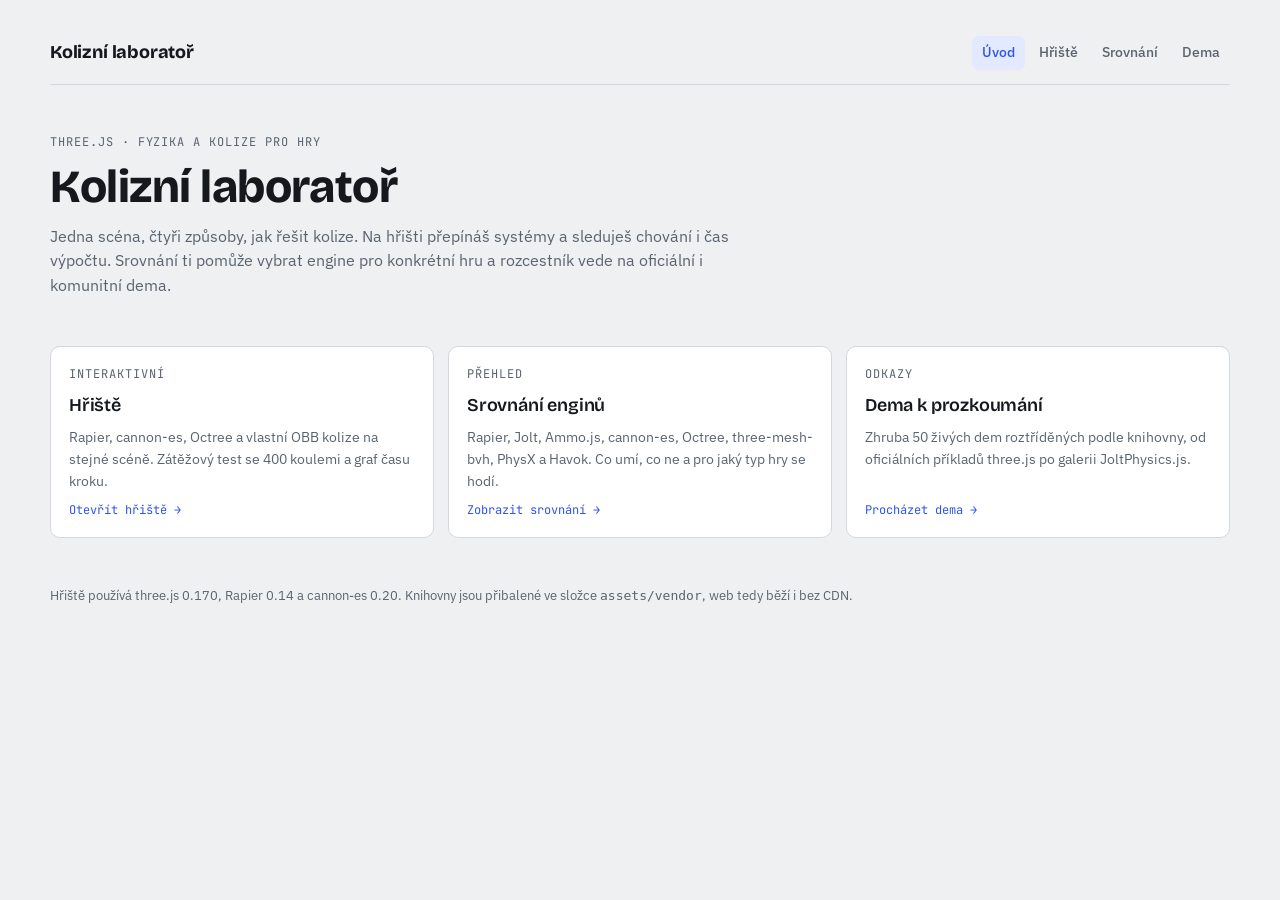
<file: index.html>
<!doctype html>
<html lang="cs">
<head>
<meta charset="utf-8">
<meta name="viewport" content="width=device-width, initial-scale=1">
<title>Kolizní laboratoř three.js</title>
<meta name="description" content="Porovnání kolizních systémů a fyzikálních enginů pro three.js">
<link rel="preconnect" href="https://fonts.googleapis.com">
<link rel="preconnect" href="https://fonts.gstatic.com" crossorigin>
<link rel="stylesheet" href="https://fonts.googleapis.com/css2?family=Bricolage+Grotesque:opsz,wght@12..96,600;12..96,750&family=IBM+Plex+Sans:wght@400;500;600&family=JetBrains+Mono:wght@400;500&display=swap">
<link rel="stylesheet" href="assets/css/style.css">
</head>
<body>
<div class="wrap">
<div class="topbar"><a class="brand" href="./">Kolizní laboratoř</a><nav class="nav" aria-label="Hlavní navigace"><a href="./" aria-current="page">Úvod</a><a href="hriste/">Hřiště</a><a href="srovnani/">Srovnání</a><a href="dema/">Dema</a></nav></div>
<header>
  <span class="eyebrow">three.js · fyzika a kolize pro hry</span>
  <h1>Kolizní laboratoř</h1>
  <p class="lede">Jedna scéna, čtyři způsoby, jak řešit kolize. Na hřišti přepínáš systémy a sleduješ chování i čas výpočtu. Srovnání ti pomůže vybrat engine pro konkrétní hru a rozcestník vede na oficiální i komunitní dema.</p>
</header>
<section class="tiles" aria-label="Části webu">
  <a class="tile" href="hriste/"><span class="eyebrow">Interaktivní</span><h3>Hřiště</h3><p>Rapier, cannon-es, Octree a vlastní OBB kolize na stejné scéně. Zátěžový test se 400 koulemi a graf času kroku.</p><span class="go">Otevřít hřiště →</span></a>
  <a class="tile" href="srovnani/"><span class="eyebrow">Přehled</span><h3>Srovnání enginů</h3><p>Rapier, Jolt, Ammo.js, cannon-es, Octree, three-mesh-bvh, PhysX a Havok. Co umí, co ne a pro jaký typ hry se hodí.</p><span class="go">Zobrazit srovnání →</span></a>
  <a class="tile" href="dema/"><span class="eyebrow">Odkazy</span><h3>Dema k prozkoumání</h3><p>Zhruba 50 živých dem roztříděných podle knihovny, od oficiálních příkladů three.js po galerii JoltPhysics.js.</p><span class="go">Procházet dema →</span></a>
</section>
<footer>Hřiště používá three.js 0.170, Rapier 0.14 a cannon-es 0.20. Knihovny jsou přibalené ve složce <code>assets/vendor</code>, web tedy běží i bez CDN.</footer>
</div>
</body>
</html>
</file>
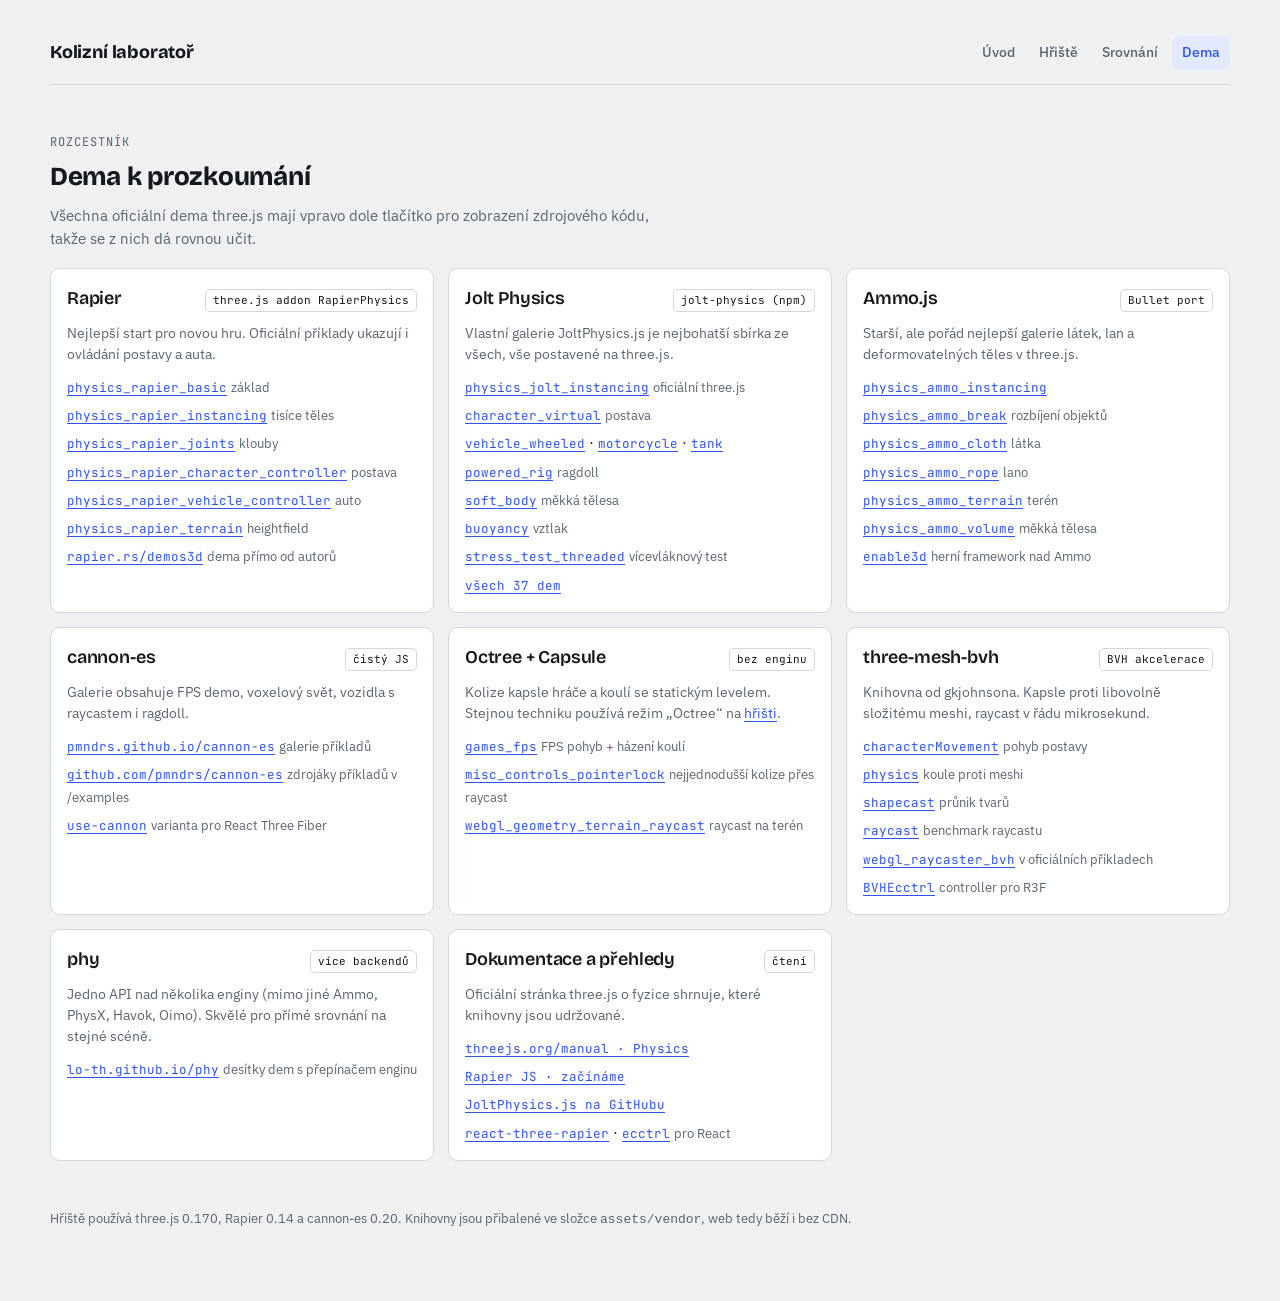
<file: dema/index.html>
<!doctype html>
<html lang="cs">
<head>
<meta charset="utf-8">
<meta name="viewport" content="width=device-width, initial-scale=1">
<title>Dema · Kolizní laboratoř</title>
<meta name="description" content="Rozcestník na dema fyzikálních enginů pro three.js">
<link rel="preconnect" href="https://fonts.googleapis.com">
<link rel="preconnect" href="https://fonts.gstatic.com" crossorigin>
<link rel="stylesheet" href="https://fonts.googleapis.com/css2?family=Bricolage+Grotesque:opsz,wght@12..96,600;12..96,750&family=IBM+Plex+Sans:wght@400;500;600&family=JetBrains+Mono:wght@400;500&display=swap">
<link rel="stylesheet" href="../assets/css/style.css">
</head>
<body>
<div class="wrap">
<div class="topbar"><a class="brand" href="../">Kolizní laboratoř</a><nav class="nav" aria-label="Hlavní navigace"><a href=".././">Úvod</a><a href="../hriste/">Hřiště</a><a href="../srovnani/">Srovnání</a><a href="../dema/" aria-current="page">Dema</a></nav></div>
<section aria-labelledby="h-dir">
  <div class="sec-head">
    <span class="eyebrow">Rozcestník</span>
    <h2 id="h-dir">Dema k prozkoumání</h2>
    <p>Všechna oficiální dema three.js mají vpravo dole tlačítko pro zobrazení zdrojového kódu, takže se z nich dá rovnou učit.</p>
  </div>
  <div class="dir">
    <article class="card">
      <div class="card-top"><h3>Rapier</h3><span class="tag">three.js addon RapierPhysics</span></div>
      <p>Nejlepší start pro novou hru. Oficiální příklady ukazují i ovládání postavy a auta.</p>
      <ul>
        <li><a href="https://threejs.org/examples/physics_rapier_basic.html">physics_rapier_basic</a> <span>základ</span></li>
        <li><a href="https://threejs.org/examples/physics_rapier_instancing.html">physics_rapier_instancing</a> <span>tisíce těles</span></li>
        <li><a href="https://threejs.org/examples/physics_rapier_joints.html">physics_rapier_joints</a> <span>klouby</span></li>
        <li><a href="https://threejs.org/examples/physics_rapier_character_controller.html">physics_rapier_character_controller</a> <span>postava</span></li>
        <li><a href="https://threejs.org/examples/physics_rapier_vehicle_controller.html">physics_rapier_vehicle_controller</a> <span>auto</span></li>
        <li><a href="https://threejs.org/examples/physics_rapier_terrain.html">physics_rapier_terrain</a> <span>heightfield</span></li>
        <li><a href="https://rapier.rs/demos3d/index.html">rapier.rs/demos3d</a> <span>dema přímo od autorů</span></li>
      </ul>
    </article>
    <article class="card">
      <div class="card-top"><h3>Jolt Physics</h3><span class="tag">jolt-physics (npm)</span></div>
      <p>Vlastní galerie JoltPhysics.js je nejbohatší sbírka ze všech, vše postavené na three.js.</p>
      <ul>
        <li><a href="https://threejs.org/examples/physics_jolt_instancing.html">physics_jolt_instancing</a> <span>oficiální three.js</span></li>
        <li><a href="https://jrouwe.github.io/JoltPhysics.js/character_virtual.html">character_virtual</a> <span>postava</span></li>
        <li><a href="https://jrouwe.github.io/JoltPhysics.js/vehicle_wheeled.html">vehicle_wheeled</a> · <a href="https://jrouwe.github.io/JoltPhysics.js/vehicle_motorcycle.html">motorcycle</a> · <a href="https://jrouwe.github.io/JoltPhysics.js/vehicle_tank.html">tank</a></li>
        <li><a href="https://jrouwe.github.io/JoltPhysics.js/rig/powered_rig.html">powered_rig</a> <span>ragdoll</span></li>
        <li><a href="https://jrouwe.github.io/JoltPhysics.js/soft/soft_body.html">soft_body</a> <span>měkká tělesa</span></li>
        <li><a href="https://jrouwe.github.io/JoltPhysics.js/buoyancy.html">buoyancy</a> <span>vztlak</span></li>
        <li><a href="https://jrouwe.github.io/JoltPhysics.js/stress_test_threaded.html">stress_test_threaded</a> <span>vícevláknový test</span></li>
        <li><a href="https://jrouwe.github.io/JoltPhysics.js/">všech 37 dem</a></li>
      </ul>
    </article>
    <article class="card">
      <div class="card-top"><h3>Ammo.js</h3><span class="tag">Bullet port</span></div>
      <p>Starší, ale pořád nejlepší galerie látek, lan a deformovatelných těles v three.js.</p>
      <ul>
        <li><a href="https://threejs.org/examples/physics_ammo_instancing.html">physics_ammo_instancing</a></li>
        <li><a href="https://threejs.org/examples/physics_ammo_break.html">physics_ammo_break</a> <span>rozbíjení objektů</span></li>
        <li><a href="https://threejs.org/examples/physics_ammo_cloth.html">physics_ammo_cloth</a> <span>látka</span></li>
        <li><a href="https://threejs.org/examples/physics_ammo_rope.html">physics_ammo_rope</a> <span>lano</span></li>
        <li><a href="https://threejs.org/examples/physics_ammo_terrain.html">physics_ammo_terrain</a> <span>terén</span></li>
        <li><a href="https://threejs.org/examples/physics_ammo_volume.html">physics_ammo_volume</a> <span>měkká tělesa</span></li>
        <li><a href="https://enable3d.io/">enable3d</a> <span>herní framework nad Ammo</span></li>
      </ul>
    </article>
    <article class="card">
      <div class="card-top"><h3>cannon-es</h3><span class="tag">čistý JS</span></div>
      <p>Galerie obsahuje FPS demo, voxelový svět, vozidla s raycastem i ragdoll.</p>
      <ul>
        <li><a href="https://pmndrs.github.io/cannon-es/">pmndrs.github.io/cannon-es</a> <span>galerie příkladů</span></li>
        <li><a href="https://github.com/pmndrs/cannon-es">github.com/pmndrs/cannon-es</a> <span>zdrojáky příkladů v /examples</span></li>
        <li><a href="https://github.com/pmndrs/use-cannon">use-cannon</a> <span>varianta pro React Three Fiber</span></li>
      </ul>
    </article>
    <article class="card">
      <div class="card-top"><h3>Octree + Capsule</h3><span class="tag">bez enginu</span></div>
      <p>Kolize kapsle hráče a koulí se statickým levelem. Stejnou techniku používá režim „Octree“ na <a href="../hriste/">hřišti</a>.</p>
      <ul>
        <li><a href="https://threejs.org/examples/games_fps.html">games_fps</a> <span>FPS pohyb + házení koulí</span></li>
        <li><a href="https://threejs.org/examples/misc_controls_pointerlock.html">misc_controls_pointerlock</a> <span>nejjednodušší kolize přes raycast</span></li>
        <li><a href="https://threejs.org/examples/webgl_geometry_terrain_raycast.html">webgl_geometry_terrain_raycast</a> <span>raycast na terén</span></li>
      </ul>
    </article>
    <article class="card">
      <div class="card-top"><h3>three-mesh-bvh</h3><span class="tag">BVH akcelerace</span></div>
      <p>Knihovna od gkjohnsona. Kapsle proti libovolně složitému meshi, raycast v řádu mikrosekund.</p>
      <ul>
        <li><a href="https://gkjohnson.github.io/three-mesh-bvh/example/bundle/characterMovement.html">characterMovement</a> <span>pohyb postavy</span></li>
        <li><a href="https://gkjohnson.github.io/three-mesh-bvh/example/bundle/physics.html">physics</a> <span>koule proti meshi</span></li>
        <li><a href="https://gkjohnson.github.io/three-mesh-bvh/example/bundle/shapecast.html">shapecast</a> <span>průnik tvarů</span></li>
        <li><a href="https://gkjohnson.github.io/three-mesh-bvh/example/bundle/raycast.html">raycast</a> <span>benchmark raycastu</span></li>
        <li><a href="https://threejs.org/examples/webgl_raycaster_bvh.html">webgl_raycaster_bvh</a> <span>v oficiálních příkladech</span></li>
        <li><a href="https://github.com/pmndrs/BVHEcctrl">BVHEcctrl</a> <span>controller pro R3F</span></li>
      </ul>
    </article>
    <article class="card">
      <div class="card-top"><h3>phy</h3><span class="tag">více backendů</span></div>
      <p>Jedno API nad několika enginy (mimo jiné Ammo, PhysX, Havok, Oimo). Skvělé pro přímé srovnání na stejné scéně.</p>
      <ul>
        <li><a href="https://lo-th.github.io/phy/">lo-th.github.io/phy</a> <span>desítky dem s přepínačem enginu</span></li>
      </ul>
    </article>
    <article class="card">
      <div class="card-top"><h3>Dokumentace a přehledy</h3><span class="tag">čtení</span></div>
      <p>Oficiální stránka three.js o fyzice shrnuje, které knihovny jsou udržované.</p>
      <ul>
        <li><a href="https://threejs.org/manual/en/physics.html">threejs.org/manual · Physics</a></li>
        <li><a href="https://rapier.rs/docs/user_guides/javascript/getting_started_js">Rapier JS · začínáme</a></li>
        <li><a href="https://github.com/jrouwe/JoltPhysics.js">JoltPhysics.js na GitHubu</a></li>
        <li><a href="https://github.com/pmndrs/react-three-rapier">react-three-rapier</a> · <a href="https://github.com/pmndrs/ecctrl">ecctrl</a> <span>pro React</span></li>
      </ul>
    </article>
  </div>
</section>
<footer>Hřiště používá three.js 0.170, Rapier 0.14 a cannon-es 0.20. Knihovny jsou přibalené ve složce <code>assets/vendor</code>, web tedy běží i bez CDN.</footer>
</div>
</body>
</html>
</file>
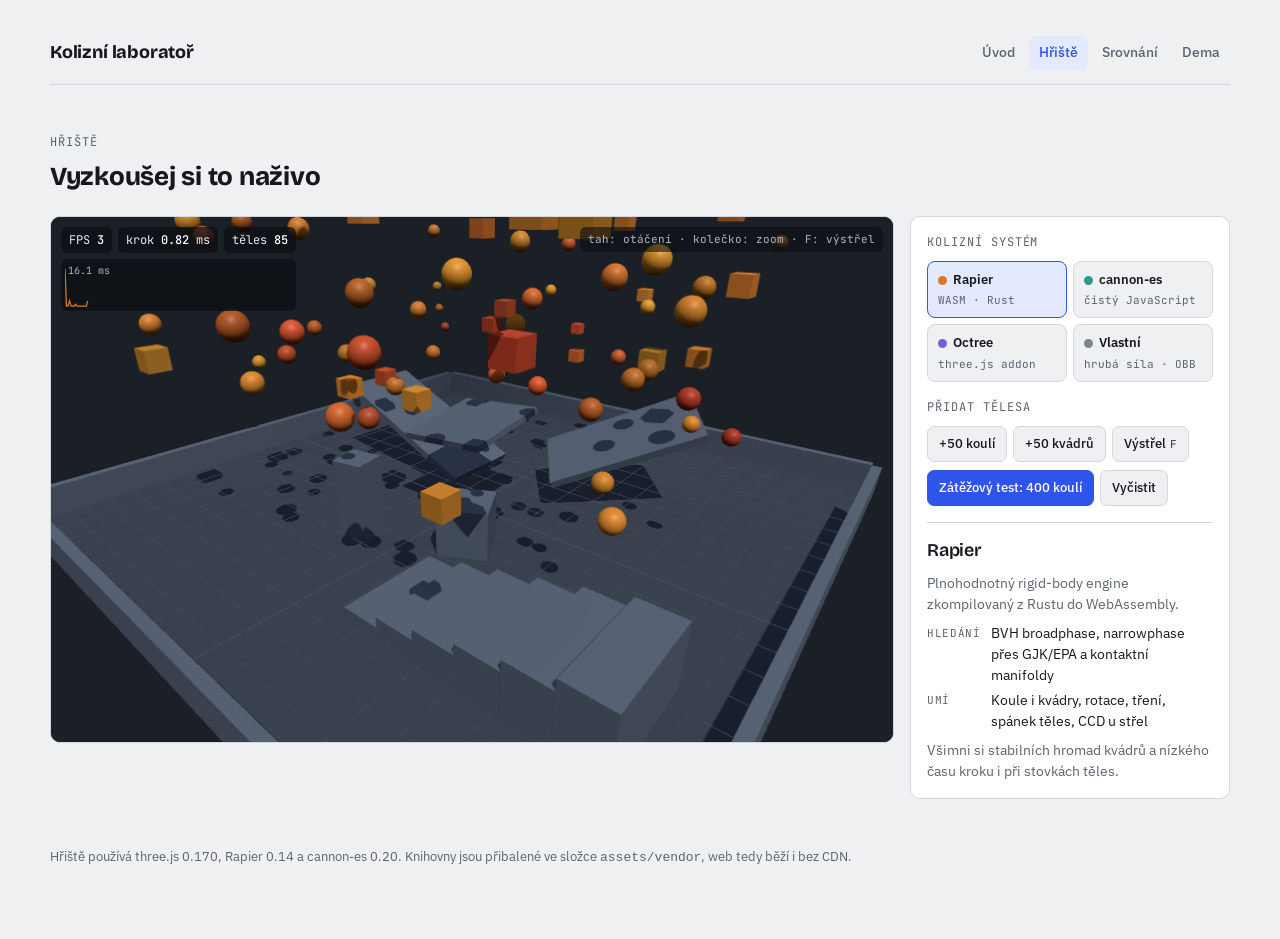
<file: hriste/index.html>
<!doctype html>
<html lang="cs">
<head>
<meta charset="utf-8">
<meta name="viewport" content="width=device-width, initial-scale=1">
<title>Hřiště · Kolizní laboratoř</title>
<meta name="description" content="Interaktivní porovnání kolizních systémů">
<link rel="preconnect" href="https://fonts.googleapis.com">
<link rel="preconnect" href="https://fonts.gstatic.com" crossorigin>
<link rel="stylesheet" href="https://fonts.googleapis.com/css2?family=Bricolage+Grotesque:opsz,wght@12..96,600;12..96,750&family=IBM+Plex+Sans:wght@400;500;600&family=JetBrains+Mono:wght@400;500&display=swap">
<link rel="stylesheet" href="../assets/css/style.css">
</head>
<body>
<div class="wrap">
<div class="topbar"><a class="brand" href="../">Kolizní laboratoř</a><nav class="nav" aria-label="Hlavní navigace"><a href=".././">Úvod</a><a href="../hriste/" aria-current="page">Hřiště</a><a href="../srovnani/">Srovnání</a><a href="../dema/">Dema</a></nav></div>
<section aria-labelledby="h-lab">
  <div class="sec-head">
    <span class="eyebrow">Hřiště</span>
    <h2 id="h-lab">Vyzkoušej si to naživo</h2>
  </div>
  <div class="lab">
    <div class="viewport" id="viewport">
      <canvas id="c" aria-label="3D scéna s fyzikální simulací"></canvas>
      <div class="hud">
        <div class="hud-row">
          <span class="pill">FPS <b id="fps">–</b></span>
          <span class="pill">krok <b id="stepms">–</b> ms</span>
          <span class="pill">těles <b id="count">0</b></span>
        </div>
        <div class="spark"><canvas id="spark" width="360" height="88" aria-label="Graf času fyzikálního kroku"></canvas></div>
      </div>
      <div class="hint">tah: otáčení · kolečko: zoom · F: výstřel</div>
      <div class="status" id="status" hidden></div>
    </div>

    <div class="panel">
      <div class="group">
        <span class="eyebrow">Kolizní systém</span>
        <div class="engines" id="engines"></div>
      </div>
      <div class="group">
        <span class="eyebrow">Přidat tělesa</span>
        <div class="btns">
          <button class="btn" id="b-spheres">+50 koulí</button>
          <button class="btn" id="b-boxes">+50 kvádrů</button>
          <button class="btn" id="b-shoot">Výstřel<kbd>F</kbd></button>
        </div>
        <div class="btns">
          <button class="btn primary" id="b-bench">Zátěžový test: 400 koulí</button>
          <button class="btn" id="b-clear">Vyčistit</button>
        </div>
      </div>
      <div class="info" id="info"></div>
    </div>
  </div>
</section>
<footer>Hřiště používá three.js 0.170, Rapier 0.14 a cannon-es 0.20. Knihovny jsou přibalené ve složce <code>assets/vendor</code>, web tedy běží i bez CDN.</footer>
</div>
<script type="importmap">
{"imports":{
  "three":"../assets/vendor/three/three.module.js",
  "three/addons/":"../assets/vendor/three/addons/"
}}
</script>
<script type="module" src="../assets/js/hriste.js"></script>
</body>
</html>
</file>
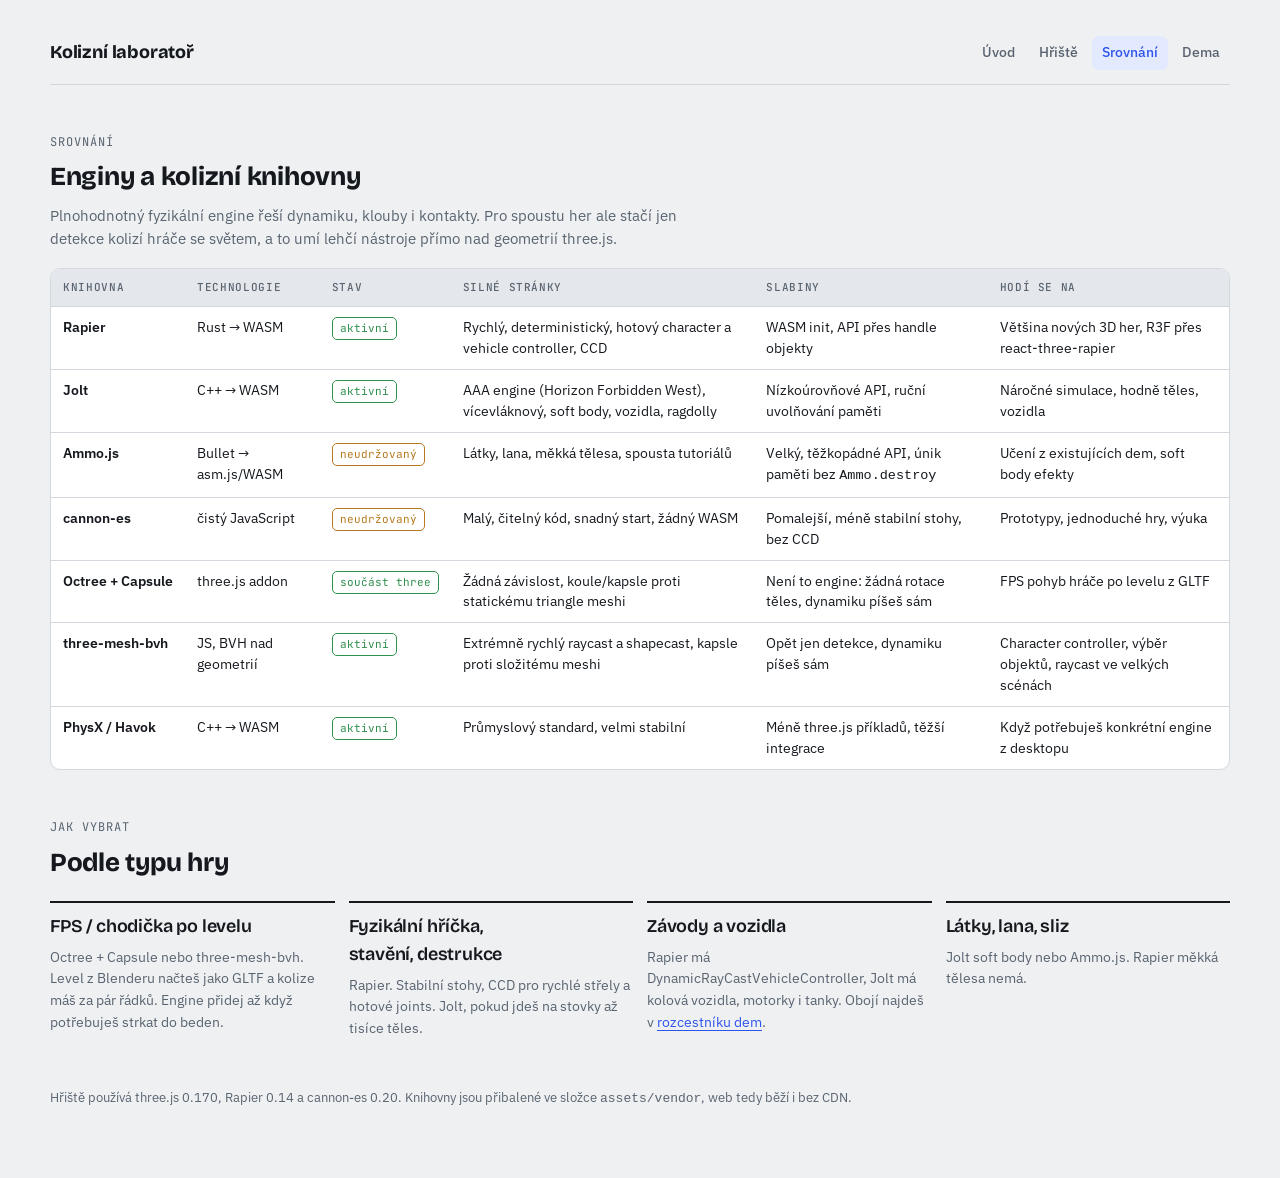
<file: srovnani/index.html>
<!doctype html>
<html lang="cs">
<head>
<meta charset="utf-8">
<meta name="viewport" content="width=device-width, initial-scale=1">
<title>Srovnání enginů · Kolizní laboratoř</title>
<meta name="description" content="Srovnání fyzikálních enginů pro three.js">
<link rel="preconnect" href="https://fonts.googleapis.com">
<link rel="preconnect" href="https://fonts.gstatic.com" crossorigin>
<link rel="stylesheet" href="https://fonts.googleapis.com/css2?family=Bricolage+Grotesque:opsz,wght@12..96,600;12..96,750&family=IBM+Plex+Sans:wght@400;500;600&family=JetBrains+Mono:wght@400;500&display=swap">
<link rel="stylesheet" href="../assets/css/style.css">
</head>
<body>
<div class="wrap">
<div class="topbar"><a class="brand" href="../">Kolizní laboratoř</a><nav class="nav" aria-label="Hlavní navigace"><a href=".././">Úvod</a><a href="../hriste/">Hřiště</a><a href="../srovnani/" aria-current="page">Srovnání</a><a href="../dema/">Dema</a></nav></div>
<section aria-labelledby="h-cmp">
  <div class="sec-head">
    <span class="eyebrow">Srovnání</span>
    <h2 id="h-cmp">Enginy a kolizní knihovny</h2>
    <p>Plnohodnotný fyzikální engine řeší dynamiku, klouby i kontakty. Pro spoustu her ale stačí jen detekce kolizí hráče se světem, a to umí lehčí nástroje přímo nad geometrií three.js.</p>
  </div>
  <div class="tbl-wrap">
  <table>
    <thead><tr><th>Knihovna</th><th>Technologie</th><th>Stav</th><th>Silné stránky</th><th>Slabiny</th><th>Hodí se na</th></tr></thead>
    <tbody>
      <tr><td>Rapier</td><td>Rust → WASM</td><td><span class="tag ok">aktivní</span></td><td>Rychlý, deterministický, hotový character a vehicle controller, CCD</td><td>WASM init, API přes handle objekty</td><td>Většina nových 3D her, R3F přes react-three-rapier</td></tr>
      <tr><td>Jolt</td><td>C++ → WASM</td><td><span class="tag ok">aktivní</span></td><td>AAA engine (Horizon Forbidden West), vícevláknový, soft body, vozidla, ragdolly</td><td>Nízkoúrovňové API, ruční uvolňování paměti</td><td>Náročné simulace, hodně těles, vozidla</td></tr>
      <tr><td>Ammo.js</td><td>Bullet → asm.js/WASM</td><td><span class="tag old">neudržovaný</span></td><td>Látky, lana, měkká tělesa, spousta tutoriálů</td><td>Velký, těžkopádné API, únik paměti bez <code>Ammo.destroy</code></td><td>Učení z existujících dem, soft body efekty</td></tr>
      <tr><td>cannon-es</td><td>čistý JavaScript</td><td><span class="tag old">neudržovaný</span></td><td>Malý, čitelný kód, snadný start, žádný WASM</td><td>Pomalejší, méně stabilní stohy, bez CCD</td><td>Prototypy, jednoduché hry, výuka</td></tr>
      <tr><td>Octree + Capsule</td><td>three.js addon</td><td><span class="tag ok">součást three</span></td><td>Žádná závislost, koule/kapsle proti statickému triangle meshi</td><td>Není to engine: žádná rotace těles, dynamiku píšeš sám</td><td>FPS pohyb hráče po levelu z GLTF</td></tr>
      <tr><td>three-mesh-bvh</td><td>JS, BVH nad geometrií</td><td><span class="tag ok">aktivní</span></td><td>Extrémně rychlý raycast a shapecast, kapsle proti složitému meshi</td><td>Opět jen detekce, dynamiku píšeš sám</td><td>Character controller, výběr objektů, raycast ve velkých scénách</td></tr>
      <tr><td>PhysX / Havok</td><td>C++ → WASM</td><td><span class="tag ok">aktivní</span></td><td>Průmyslový standard, velmi stabilní</td><td>Méně three.js příkladů, těžší integrace</td><td>Když potřebuješ konkrétní engine z desktopu</td></tr>
    </tbody>
  </table>
  </div>
</section>
<section aria-labelledby="h-guide">
  <div class="sec-head">
    <span class="eyebrow">Jak vybrat</span>
    <h2 id="h-guide">Podle typu hry</h2>
  </div>
  <div class="guide">
    <div><h3>FPS / chodička po levelu</h3><p>Octree + Capsule nebo three-mesh-bvh. Level z Blenderu načteš jako GLTF a kolize máš za pár řádků. Engine přidej až když potřebuješ strkat do beden.</p></div>
    <div><h3>Fyzikální hříčka, stavění, destrukce</h3><p>Rapier. Stabilní stohy, CCD pro rychlé střely a hotové joints. Jolt, pokud jdeš na stovky až tisíce těles.</p></div>
    <div><h3>Závody a vozidla</h3><p>Rapier má DynamicRayCastVehicleController, Jolt má kolová vozidla, motorky i tanky. Obojí najdeš v <a href="../dema/">rozcestníku dem</a>.</p></div>
    <div><h3>Látky, lana, sliz</h3><p>Jolt soft body nebo Ammo.js. Rapier měkká tělesa nemá.</p></div>
  </div>
</section>
<footer>Hřiště používá three.js 0.170, Rapier 0.14 a cannon-es 0.20. Knihovny jsou přibalené ve složce <code>assets/vendor</code>, web tedy běží i bez CDN.</footer>
</div>
</body>
</html>
</file>
<file: assets/css/style.css>
:root{
  --bg:#EEF0F2; --surface:#FFFFFF; --sunk:#E4E7EB; --ink:#15191E; --muted:#5A6470; --line:#D3D8DF;
  --accent:#2F54EB; --accent-ink:#FFFFFF; --accent-soft:#E3E9FF;
  --c-rapier:#D9772B; --c-cannon:#2E9A8A; --c-octree:#7A5FD0; --c-custom:#7C8591;
  --good:#2F8F4E; --warn:#B7791F;
  --display:"Bricolage Grotesque", "Segoe UI", system-ui, sans-serif;
  --body:"IBM Plex Sans", "Segoe UI", system-ui, sans-serif;
  --mono:"JetBrains Mono", ui-monospace, "SFMono-Regular", Consolas, monospace;
}
@media (prefers-color-scheme: dark){
  :root:not([data-theme="light"]){
    color-scheme:dark;
    --bg:#0F1216; --surface:#171B21; --sunk:#1E232A; --ink:#E6E9ED; --muted:#98A2AE; --line:#2A313A;
    --accent:#7B93FF; --accent-ink:#0B0E14; --accent-soft:#1D2440;
    --good:#5CC27E; --warn:#E0A84A;
  }
}
:root[data-theme="dark"]{
  color-scheme:dark;
  --bg:#0F1216; --surface:#171B21; --sunk:#1E232A; --ink:#E6E9ED; --muted:#98A2AE; --line:#2A313A;
  --accent:#7B93FF; --accent-ink:#0B0E14; --accent-soft:#1D2440;
  --good:#5CC27E; --warn:#E0A84A;
}
*{box-sizing:border-box}
body{background:var(--bg);color:var(--ink);font-family:var(--body);font-size:15px;line-height:1.55;padding-inline:clamp(16px,4vw,40px);padding-block:28px 64px}
.wrap{max-width:1180px;margin:0 auto;display:flex;flex-direction:column;gap:48px}
h1,h2,h3{font-family:var(--display);text-wrap:balance;margin:0;letter-spacing:-0.01em}
h1{font-size:clamp(30px,5vw,46px);font-weight:750;line-height:1.05}
h2{font-size:26px;font-weight:750}
h3{font-size:18px;font-weight:600}
p{margin:0}
a{color:var(--accent);text-underline-offset:3px}
a:focus-visible,button:focus-visible{outline:2px solid var(--accent);outline-offset:2px}
.eyebrow{font-family:var(--mono);font-size:12px;letter-spacing:.08em;text-transform:uppercase;color:var(--muted)}
.lede{max-width:68ch;color:var(--muted);font-size:16px}
header{display:flex;flex-direction:column;gap:12px}
.sec-head{display:flex;flex-direction:column;gap:6px;margin-bottom:18px}
.sec-head p{max-width:70ch;color:var(--muted)}

/* Playground */
.lab{display:grid;grid-template-columns:minmax(0,1fr) 320px;gap:16px;align-items:start}
@media (max-width:900px){.lab{grid-template-columns:1fr}}
.viewport{position:relative;border-radius:10px;overflow:hidden;background:#1B2027;aspect-ratio:16/10;max-width:100%;border:1px solid var(--line)}
.viewport canvas{display:block;width:100%;height:100%;touch-action:none}
.hud{position:absolute;left:10px;top:10px;display:flex;flex-direction:column;gap:6px;pointer-events:none}
.hud-row{display:flex;gap:6px;flex-wrap:wrap}
.pill{font-family:var(--mono);font-size:12px;background:rgba(12,15,20,.72);color:#E6E9ED;padding:4px 8px;border-radius:6px;font-variant-numeric:tabular-nums;white-space:nowrap}
.pill b{font-weight:500;color:#fff}
.spark{background:rgba(12,15,20,.72);border-radius:6px;padding:4px}
.spark canvas{display:block;width:180px;height:44px}
.status{position:absolute;inset:auto 10px 10px 10px;font-family:var(--mono);font-size:12px;color:#E6E9ED;background:rgba(12,15,20,.8);padding:6px 10px;border-radius:6px}
.hint{position:absolute;right:10px;top:10px;font-family:var(--mono);font-size:11px;color:#AEB6C1;background:rgba(12,15,20,.6);padding:4px 8px;border-radius:6px;pointer-events:none}
@media (max-width:560px){.hint{display:none}.spark canvas{width:130px}}

.panel{background:var(--surface);border:1px solid var(--line);border-radius:10px;padding:16px;display:flex;flex-direction:column;gap:16px}
.group{display:flex;flex-direction:column;gap:8px}
.group>.eyebrow{margin-bottom:2px}
.engines{display:grid;grid-template-columns:1fr 1fr;gap:6px}
.eng{font:inherit;font-size:13px;text-align:left;cursor:pointer;border:1px solid var(--line);background:var(--bg);color:var(--ink);border-radius:8px;padding:8px 10px;display:flex;flex-direction:column;gap:2px}
.eng .n{font-weight:600;display:flex;align-items:center;gap:6px}
.eng .n i{width:9px;height:9px;border-radius:50%;display:inline-block;background:var(--dot)}
.eng .k{font-family:var(--mono);font-size:11px;color:var(--muted)}
.eng[aria-pressed="true"]{border-color:var(--accent);background:var(--accent-soft)}
.btns{display:flex;flex-wrap:wrap;gap:6px}
.btn{font:inherit;font-size:13px;font-weight:500;cursor:pointer;border:1px solid var(--line);background:var(--bg);color:var(--ink);border-radius:7px;padding:7px 11px}
.btn:hover:not(:disabled){border-color:var(--accent)}
.btn:disabled{opacity:.45;cursor:not-allowed}
.btn.primary{background:var(--accent);color:var(--accent-ink);border-color:var(--accent)}
.btn kbd{font-family:var(--mono);font-size:11px;opacity:.75;margin-left:4px}
.check{display:flex;align-items:center;gap:8px;font-size:13px}
.info{font-size:13.5px;color:var(--ink);display:flex;flex-direction:column;gap:8px;border-top:1px solid var(--line);padding-top:14px}
.info dl{display:grid;grid-template-columns:auto 1fr;gap:4px 10px;margin:0}
.info dt{font-family:var(--mono);font-size:11px;color:var(--muted);text-transform:uppercase;letter-spacing:.06em;padding-top:2px}
.info dd{margin:0}
.info p{color:var(--muted)}

/* Table */
.tbl-wrap{overflow-x:auto;border:1px solid var(--line);border-radius:10px;background:var(--surface)}
table{border-collapse:collapse;width:100%;min-width:860px;font-size:13.5px}
th,td{text-align:left;padding:10px 12px;border-bottom:1px solid var(--line);vertical-align:top}
th{font-family:var(--mono);font-size:11px;letter-spacing:.06em;text-transform:uppercase;color:var(--muted);font-weight:500;background:var(--sunk)}
tr:last-child td{border-bottom:0}
td:first-child{font-weight:600;white-space:nowrap}
.tag{display:inline-block;font-family:var(--mono);font-size:11px;padding:2px 7px;border-radius:5px;border:1px solid var(--line);white-space:nowrap}
.tag.ok{color:var(--good);border-color:currentColor}
.tag.old{color:var(--warn);border-color:currentColor}

/* Directory */
.dir{display:grid;grid-template-columns:repeat(auto-fill,minmax(320px,1fr));gap:14px}
@media (max-width:400px){.dir{grid-template-columns:1fr}}
.card{background:var(--surface);border:1px solid var(--line);border-radius:10px;padding:16px;display:flex;flex-direction:column;gap:10px}
.card-top{display:flex;justify-content:space-between;align-items:baseline;gap:10px;flex-wrap:wrap}
.card p{color:var(--muted);font-size:13.5px}
.card ul{list-style:none;margin:0;padding:0;display:flex;flex-direction:column;gap:5px}
.card li a{font-family:var(--mono);font-size:12.5px;word-break:break-word}
.card li span{color:var(--muted);font-size:12.5px}
.guide{display:grid;grid-template-columns:repeat(auto-fit,minmax(250px,1fr));gap:14px}
.guide div{border-top:2px solid var(--ink);padding-top:10px;display:flex;flex-direction:column;gap:6px}
.guide p{color:var(--muted);font-size:14px}
footer{color:var(--muted);font-size:13px}
@media (prefers-reduced-motion: reduce){*{scroll-behavior:auto}}

/* Navigace a rozcestník webu */
.topbar{display:flex;align-items:center;justify-content:space-between;gap:12px 24px;flex-wrap:wrap;padding-bottom:14px;border-bottom:1px solid var(--line)}
.brand{font-family:var(--display);font-weight:750;font-size:18px;color:var(--ink);text-decoration:none;letter-spacing:-0.01em}
.nav{display:flex;gap:4px;flex-wrap:wrap}
.nav a{font-size:14px;font-weight:500;color:var(--muted);text-decoration:none;padding:6px 10px;border-radius:7px}
.nav a:hover{color:var(--ink);background:var(--sunk)}
.nav a[aria-current="page"]{color:var(--accent);background:var(--accent-soft)}
.tiles{display:grid;grid-template-columns:repeat(auto-fit,minmax(260px,1fr));gap:14px}
.tile{display:flex;flex-direction:column;gap:8px;padding:18px;background:var(--surface);border:1px solid var(--line);border-radius:10px;color:var(--ink);text-decoration:none}
.tile:hover{border-color:var(--accent)}
.tile p{color:var(--muted);font-size:14px}
.tile .go{margin-top:auto;font-family:var(--mono);font-size:12px;color:var(--accent)}
</file>
